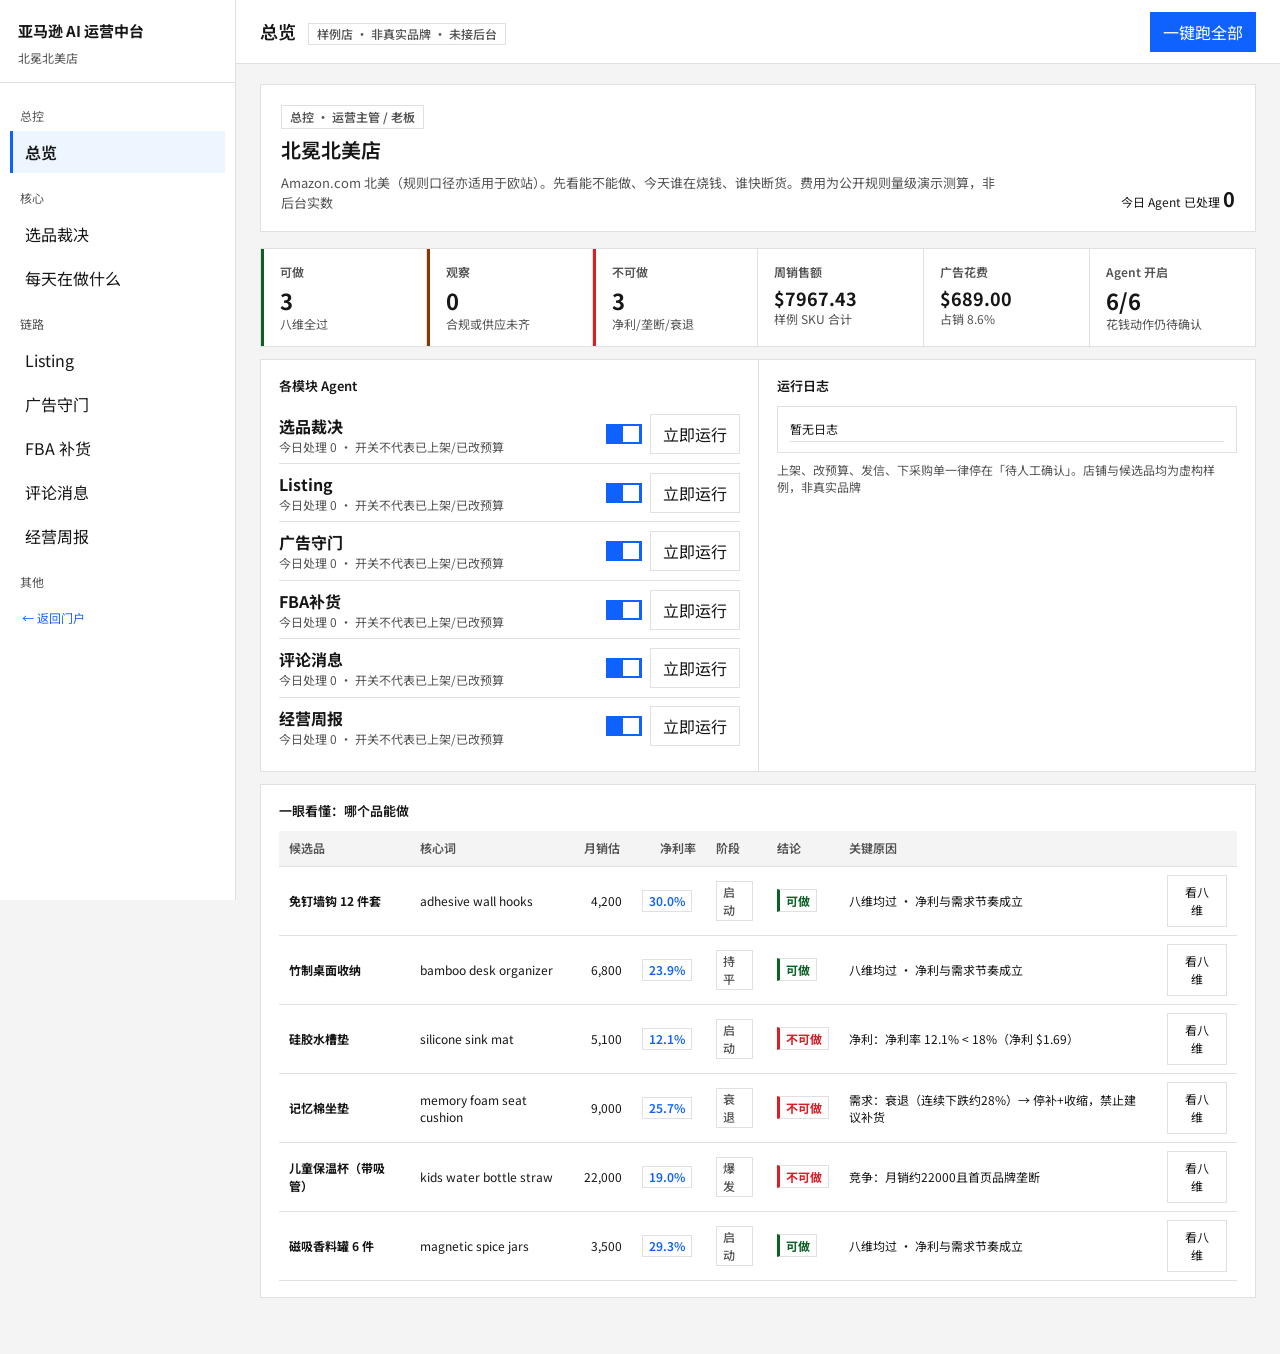
<file: amazon/index.html>
<!DOCTYPE html>
<html lang="zh-CN">
<head>
<meta charset="UTF-8"/><meta name="viewport" content="width=device-width,initial-scale=1"/>
<title>亚马逊 AI 运营中台 · 北冕北美店 · 选品裁决</title>
<link rel="preconnect" href="https://fonts.googleapis.com"/>
<link href="https://fonts.googleapis.com/css2?family=Noto+Sans+SC:wght@400;500;600;700&display=swap" rel="stylesheet"/>
<link rel="stylesheet" href="css/app.css?v=20261003taste"/>
</head>
<body>
<div class="shell">
<aside class="side">
  <div class="brand"><h1>亚马逊 AI 运营中台</h1><p id="shop-name">北冕北美店</p></div>
  <nav class="nav">
    <div class="grp">总控</div>
    <button type="button" data-view="overview" class="active">总览</button>
    <div class="grp">核心</div>
    <button type="button" data-view="verdict">选品裁决</button>
    <button type="button" data-view="map">每天在做什么</button>
    <div class="grp">链路</div>
    <button type="button" data-view="listing">Listing</button>
    <button type="button" data-view="ads">广告守门</button>
    <button type="button" data-view="fba">FBA 补货</button>
    <button type="button" data-view="cs">评论消息</button>
    <button type="button" data-view="weekly">经营周报</button>
    <div class="grp">其他</div>
    <a class="back" href="../">← 返回门户</a>
  </nav>
</aside>
<div class="main">
<header class="top">
  <div><strong id="page-title">总览</strong>
    <span class="badge demo" style="margin-left:8px">样例店 · 非真实品牌 · 未接后台</span></div>
  <button class="btn primary" id="btn-run-all">一键跑全部</button>
</header>
<div class="content">
  <section id="view-overview" class="view active"></section>
  <section id="view-verdict" class="view"></section>
  <section id="view-map" class="view"></section>
  <section id="view-listing" class="view"></section>
  <section id="view-ads" class="view"></section>
  <section id="view-fba" class="view"></section>
  <section id="view-cs" class="view"></section>
  <section id="view-weekly" class="view"></section>
</div>
</div>
</div>
<script src="js/data.js?v=20261003c"></script>
<script src="js/app.js?v=20261003c"></script>
</body>
</html>
</file>
<file: amazon/css/app.css>
/* Carbon-inspired cool gray + one blue. Not an installed Carbon package.
   Ops workbench: hairline rules, radius 0, no shadow, no gradient, no motion. */
:root {
  --page:#f4f4f4;
  --paper:#ffffff;
  --ink:#161616;
  --mute:#525252;
  --line:#e0e0e0;
  --accent:#0f62fe;
  --accent-hover:#0043ce;
  --accent-tint:#edf5ff;
  --ok:#0e6027;
  --warn:#8a3800;
  --bad:#da1e28;
  --g1:#262626;
  --g2:#6f6f6f;
  --g3:#a8a8a8;
  --g4:#d1d1d1;
  --side:236px;
  --top:64px;
}
*{box-sizing:border-box}
html,body{height:100%}
body{
  margin:0;
  font-family:"Noto Sans SC","Noto Sans CJK SC",system-ui,sans-serif;
  background:var(--page);
  color:var(--ink);
  font-size:16px;
  line-height:1.5;
}
button,input,select,textarea{font:inherit;color:inherit}
button:focus-visible,a:focus-visible,textarea:focus-visible{outline:2px solid var(--accent);outline-offset:2px}
a{color:var(--accent)}
.shell{display:flex;min-height:100vh}
.side{
  width:var(--side);
  background:var(--paper);
  color:var(--ink);
  position:fixed;
  inset:0 auto 0 0;
  display:flex;
  flex-direction:column;
  z-index:20;
  border-right:1px solid var(--line);
}
.brand{padding:20px 18px 16px;border-bottom:1px solid var(--line)}
.brand h1{margin:0;font-size:15px;font-weight:700;color:var(--ink);letter-spacing:0}
.brand p{margin:6px 0 0;font-size:12px;color:var(--mute);line-height:1.45}
.nav{padding:10px 10px 12px;flex:1;overflow:auto}
.nav .grp{font-size:12px;color:var(--mute);padding:14px 10px 6px;letter-spacing:.04em}
.nav button{
  width:100%;
  text-align:left;
  border:0;
  border-left:3px solid transparent;
  background:transparent;
  padding:9px 12px;
  border-radius:0;
  color:var(--ink);
  cursor:pointer;
  display:flex;
  gap:8px;
  align-items:center;
  margin-bottom:2px;
  box-shadow:none;
}
.nav button::before{content:none}
.nav button:hover{background:var(--page)}
.nav button.active{
  background:var(--accent-tint);
  color:var(--ink);
  font-weight:600;
  border-left-color:var(--accent);
}
.nav a.back{display:block;padding:12px 12px 8px;color:var(--accent);text-decoration:none;font-size:12px}
.nav a.back:hover{text-decoration:underline}
.main{margin-left:var(--side);flex:1;min-width:0}
.top{
  height:var(--top);
  background:var(--paper);
  border-bottom:1px solid var(--line);
  display:flex;
  align-items:center;
  justify-content:space-between;
  padding:0 24px;
  position:sticky;
  top:0;
  z-index:10;
}
.top strong{font-size:18px;font-weight:600;letter-spacing:0}
.badge{
  display:inline-flex;
  align-items:center;
  gap:4px;
  font-size:12px;
  line-height:1.4;
  padding:2px 8px;
  white-space:nowrap;
  border-radius:0;
  background:var(--paper);
  color:var(--ink);
  border:1px solid var(--line);
  font-weight:600;
  box-shadow:none;
}
.badge.demo{background:var(--paper);color:var(--mute);border-color:var(--line);font-weight:500}
.badge.ok{color:var(--ok);border-color:var(--line);border-left:3px solid var(--ok)}
.badge.warn{color:var(--warn);border-color:var(--line);border-left:3px solid var(--warn)}
.badge.bad{color:var(--bad);border-color:var(--line);border-left:3px solid var(--bad)}
.badge.info{background:var(--paper);color:var(--mute);border-color:var(--line)}
.btn{
  border:1px solid var(--line);
  background:var(--paper);
  border-radius:0;
  padding:7px 12px;
  cursor:pointer;
  color:var(--ink);
  box-shadow:none;
}
.btn:hover{background:var(--page)}
.btn.primary{background:var(--accent);border-color:var(--accent);color:#ffffff}
.btn.primary:hover{background:var(--accent-hover);border-color:var(--accent-hover)}
.btn:disabled{opacity:.45;cursor:not-allowed}
.content{padding:20px 24px 56px}
.view{display:none}
.view.active{display:block}
.modhead,
.mod-overview,.mod-verdict,.mod-map,.mod-listing,.mod-ads,.mod-fba,.mod-cs,.mod-weekly{
  background:var(--paper);
  color:var(--ink);
  border:1px solid var(--line);
  border-radius:0;
  padding:18px 20px;
  margin-bottom:16px;
  display:flex;
  justify-content:space-between;
  gap:20px;
  align-items:flex-end;
  box-shadow:none;
}
.modhead h2{margin:6px 0 0;font-size:20px;font-weight:600;color:var(--ink);letter-spacing:0}
.modhead p{margin:8px 0 0;font-size:13px;color:var(--mute);max-width:720px;line-height:1.55}
.modtag{
  display:inline-block;
  font-size:12px;
  font-weight:600;
  letter-spacing:0;
  background:transparent;
  color:var(--mute);
  border:1px solid var(--line);
  padding:2px 8px;
  border-radius:0;
}
.grid{display:grid;gap:1px;background:var(--line);border:1px solid var(--line)}
.g2{grid-template-columns:1fr 1fr}
.g3{grid-template-columns:repeat(3,1fr)}
.g4{grid-template-columns:repeat(4,1fr)}
.g6{grid-template-columns:repeat(6,1fr)}
@media(max-width:1200px){
  .g6,.g4{grid-template-columns:1fr 1fr}
  .g3{grid-template-columns:1fr 1fr}
}
@media(max-width:800px){
  .g2,.g3,.g4,.g6{grid-template-columns:1fr}
  .side{position:relative;width:100%}
  .main{margin-left:0}
  .shell{flex-direction:column}
}
.card,
.card.t-navy,.card.t-teal,.card.t-violet,.card.t-blue,.card.t-orange,.card.t-green,.card.t-rose,.card.t-cyan{
  background:var(--paper);
  border:1px solid var(--line);
  border-top:1px solid var(--line);
  border-radius:0;
  padding:16px 18px;
  box-shadow:none;
}
.grid>.card{border:0}
.card h3{margin:0 0 10px;font-size:13px;font-weight:600;color:var(--ink)}
.kpi-tile,
.kpi-tile.k-navy,.kpi-tile.k-teal,.kpi-tile.k-violet,.kpi-tile.k-blue,.kpi-tile.k-cyan,.kpi-tile.k-rose{
  background:var(--paper);
  border:1px solid var(--line);
  border-left:1px solid var(--line);
  border-radius:0;
  padding:14px 16px;
  box-shadow:none;
}
.grid>.kpi-tile{border:0}
.kpi-tile .lbl{font-size:12px;font-weight:600;letter-spacing:0;color:var(--mute)}
.kpi-tile.k-navy .lbl,.kpi-tile.k-teal .lbl,.kpi-tile.k-violet .lbl,.kpi-tile.k-blue .lbl,.kpi-tile.k-cyan .lbl,.kpi-tile.k-rose .lbl,
.kpi-tile.k-ok .lbl,.kpi-tile.k-warn .lbl,.kpi-tile.k-bad .lbl{color:var(--mute)}
.kpi{font-size:22px;font-weight:700;font-variant-numeric:tabular-nums;margin-top:6px;color:var(--ink);line-height:1.25}
.kpi-tile.k-ok{border-left:3px solid var(--ok)}
.kpi-tile.k-warn{border-left:3px solid var(--warn)}
.kpi-tile.k-bad{border-left:3px solid var(--bad)}
.muted{color:var(--mute)}
.tiny{font-size:12px;line-height:1.45}
.tiny.muted b{color:var(--accent);font-variant-numeric:tabular-nums;font-weight:700}
table{width:100%;border-collapse:collapse;font-size:12px}
th,td{padding:8px 10px;border-bottom:1px solid var(--line);text-align:left;vertical-align:middle;height:36px}
th{font-weight:600;font-size:12px;color:var(--mute);background:var(--page);position:sticky;top:0}
td.num,th.num,.kpi,td.num *,th.num *{font-variant-numeric:tabular-nums}
td.num,th.num{text-align:right}
.th-teal th,.th-blue th,.th-orange th,.th-green th,.th-rose th,.th-cyan th,.th-violet th,.th-navy th{
  background:var(--page);
  color:var(--mute);
}
.fld,.fld-price,.fld-net,.fld-ad,.fld-ret,.fld-comp,.fld-time{
  display:inline-block;
  font-size:12px;
  font-weight:500;
  padding:1px 6px;
  border-radius:0;
  margin-right:4px;
  background:transparent;
  color:var(--mute);
  border:1px solid var(--line);
}
.fld-net{color:var(--accent);font-weight:600;font-variant-numeric:tabular-nums}
.row-actions{display:flex;gap:8px;flex-wrap:wrap;align-items:center}
.agent{display:flex;align-items:center;justify-content:space-between;padding:8px 0;border-bottom:1px solid var(--line);gap:8px}
.agent:last-child{border-bottom:0}
.switch{width:36px;height:20px;border-radius:0;background:var(--line);position:relative;cursor:pointer;border:1px solid var(--line);flex:none;box-shadow:none}
.switch.on{background:var(--accent);border-color:var(--accent)}
.switch i{position:absolute;top:1px;left:2px;width:16px;height:16px;border-radius:0;background:#ffffff}
.switch.on i{left:16px}
.log{
  font-family:ui-monospace,"Noto Sans SC","Noto Sans CJK SC",monospace;
  font-size:12px;
  max-height:240px;
  overflow:auto;
  background:var(--paper);
  color:var(--ink);
  border:1px solid var(--line);
  border-radius:0;
  padding:10px 12px;
}
.log div{padding:3px 0;border-bottom:1px solid var(--line)}
.log-ts{color:var(--mute)}
.log-agent{color:var(--accent)}
.pre{white-space:pre-wrap;background:var(--page);border:1px solid var(--line);border-radius:0;padding:10px 12px;font-size:12px;line-height:1.55;color:var(--ink)}
.high{outline:none;border-color:var(--bad);background:var(--paper)}
.verdict-ok,.verdict-watch,.verdict-no{
  background:var(--paper);
  color:var(--ink);
  padding:2px 6px;
  border-radius:0;
  font-size:12px;
  font-weight:700;
  border:1px solid var(--line);
  white-space:nowrap;
}
.verdict-ok{color:var(--ok);border-left:3px solid var(--ok)}
.verdict-watch{color:var(--warn);border-left:3px solid var(--warn)}
.verdict-no{color:var(--bad);border-left:3px solid var(--bad)}
.check-grid{display:grid;grid-template-columns:1fr 1fr;gap:1px;background:var(--line);border:1px solid var(--line)}
@media(max-width:800px){.check-grid{grid-template-columns:1fr}}
.check-item{border:0;border-radius:0;padding:8px 10px;font-size:12px;background:var(--paper);border-left:3px solid var(--line)}
.check-item.ok{border-left-color:var(--ok)}
.check-item.fail{border-left-color:var(--bad)}
.fee{display:flex;height:12px;border-radius:0;overflow:hidden;margin:10px 0 6px;background:var(--line)}
.fee span{display:block;height:100%}
.fee span.g1,.legend i.g1{background:var(--g1)}
.fee span.g2,.legend i.g2{background:var(--g2)}
.fee span.g3,.legend i.g3{background:var(--g3)}
.fee span.g4,.legend i.g4{background:var(--g4)}
.fee span.net,.legend i.net{background:var(--accent)}
.legend{display:flex;flex-wrap:wrap;gap:8px 12px;font-size:12px;color:var(--mute)}
.legend i{display:inline-block;width:8px;height:8px;border-radius:0;margin-right:4px;vertical-align:middle}
label.field,label.field.blue,label.field.teal{display:block;font-size:12px;font-weight:700;margin-top:10px;color:var(--ink)}
textarea{width:100%;border:1px solid var(--line);border-radius:0;padding:8px 10px;background:var(--paper);margin-top:4px;color:var(--ink);box-shadow:none}
textarea:focus{outline:2px solid var(--accent);background:var(--paper)}
.footer-note{margin-top:12px;font-size:12px;color:var(--mute)}
@media (prefers-reduced-motion: reduce){
  *{transition:none !important;animation:none !important}
}
</file>
